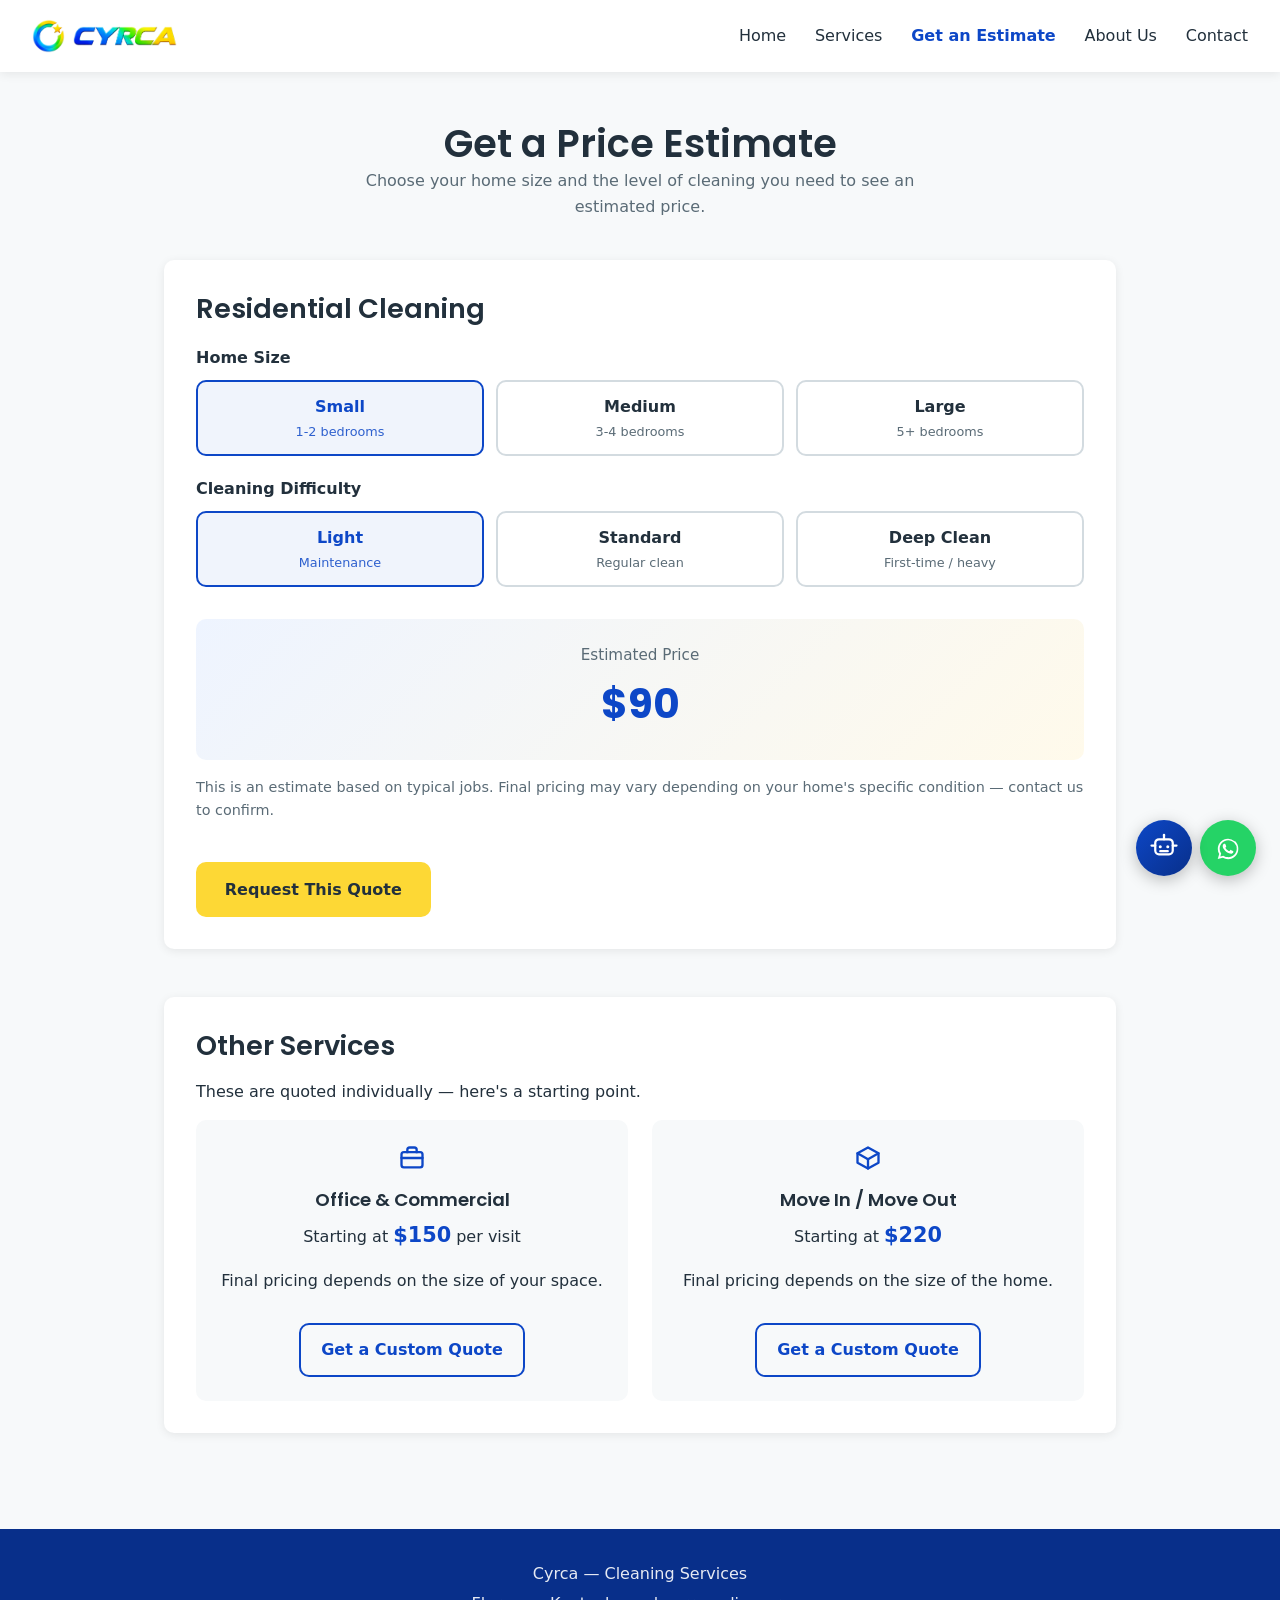
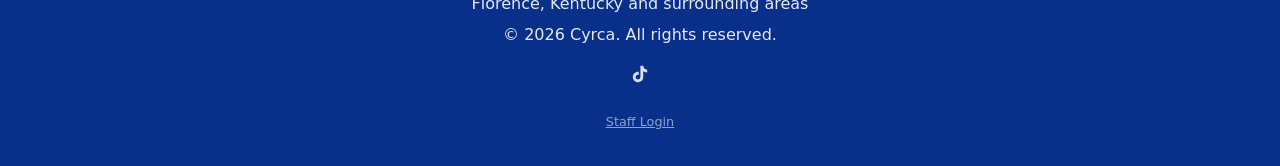
<file: calculadora.html>
<!DOCTYPE html>
<html lang="en">
<head>
  <meta charset="UTF-8">
  <meta name="viewport" content="width=device-width, initial-scale=1.0">
  <title>Price Estimate | Cyrca Cleaning Services</title>
  <meta name="description" content="Get an instant price estimate for house cleaning in Florence, Kentucky based on your home size and cleaning needs.">
  <link rel="preconnect" href="https://fonts.googleapis.com">
  <link rel="preconnect" href="https://fonts.gstatic.com" crossorigin>
  <link href="https://fonts.googleapis.com/css2?family=Poppins:wght@600;700&display=swap" rel="stylesheet">
  <link rel="icon" href="img/logo-icon.png" type="image/png">
  <link rel="stylesheet" href="css/style.css?v=26">
</head>
<body>

  <header>
    <a href="index.html" class="logo">
      <img src="img/logo-icon.png" alt="" class="logo-icon">
      <img src="img/logo-wordmark.png" alt="Cyrca" class="logo-wordmark">
    </a>
    <button class="nav-toggle" id="navToggle" aria-expanded="false" aria-controls="navMenu" aria-label="Toggle menu">
      <span></span><span></span><span></span>
    </button>
    <nav>
      <ul id="navMenu">
        <li><a href="index.html">Home</a></li>
        <li><a href="servicios.html">Services</a></li>
        <li><a href="calculadora.html">Get an Estimate</a></li>
        <li><a href="sobre-nosotros.html">About Us</a></li>
        <li><a href="contacto.html">Contact</a></li>
      </ul>
    </nav>
  </header>

  <main>
    <section class="page-header">
      <h1>Get a Price Estimate</h1>
      <p>Choose your home size and the level of cleaning you need to see an estimated price.</p>
    </section>

    <section class="calculator-box reveal">
      <h2>Residential Cleaning</h2>

      <p class="calc-label">Home Size</p>
      <div class="option-group">
        <input type="radio" id="size-small" name="size" value="small" checked>
        <label for="size-small">Small<span>1-2 bedrooms</span></label>

        <input type="radio" id="size-medium" name="size" value="medium">
        <label for="size-medium">Medium<span>3-4 bedrooms</span></label>

        <input type="radio" id="size-large" name="size" value="large">
        <label for="size-large">Large<span>5+ bedrooms</span></label>
      </div>

      <p class="calc-label">Cleaning Difficulty</p>
      <div class="option-group">
        <input type="radio" id="diff-light" name="difficulty" value="light" checked>
        <label for="diff-light">Light<span>Maintenance</span></label>

        <input type="radio" id="diff-standard" name="difficulty" value="standard">
        <label for="diff-standard">Standard<span>Regular clean</span></label>

        <input type="radio" id="diff-deep" name="difficulty" value="deep">
        <label for="diff-deep">Deep Clean<span>First-time / heavy</span></label>
      </div>

      <div class="price-result">
        <span class="price-label">Estimated Price</span>
        <span class="price-value" id="priceValue">$0</span>
      </div>

      <p class="note">This is an estimate based on typical jobs. Final pricing may vary depending on your home's specific condition — contact us to confirm.</p>

      <a href="contacto.html" class="button" id="requestQuoteBtn">Request This Quote</a>
    </section>

    <section class="other-estimates reveal">
      <h2>Other Services</h2>
      <p class="note">These are quoted individually — here's a starting point.</p>
      <div class="other-estimates-grid">
        <div class="estimate-card">
          <svg viewBox="0 0 24 24" width="28" height="28" fill="none" stroke="currentColor" stroke-width="2" stroke-linecap="round" stroke-linejoin="round" aria-hidden="true"><rect x="3" y="7" width="18" height="13" rx="2"/><path d="M8 7V5a2 2 0 0 1 2-2h4a2 2 0 0 1 2 2v2"/><path d="M3 12h18"/></svg>
          <h3>Office &amp; Commercial</h3>
          <p>Starting at <strong id="officePriceDisplay2">$150</strong> per visit</p>
          <p class="note">Final pricing depends on the size of your space.</p>
          <a href="contacto.html" class="button-outline-blue">Get a Custom Quote</a>
        </div>
        <div class="estimate-card">
          <svg viewBox="0 0 24 24" width="28" height="28" fill="none" stroke="currentColor" stroke-width="2" stroke-linecap="round" stroke-linejoin="round" aria-hidden="true"><path d="M21 8 12 3 3 8l9 5 9-5Z"/><path d="M3 8v8l9 5 9-5V8"/><path d="M12 13v8"/></svg>
          <h3>Move In / Move Out</h3>
          <p>Starting at <strong id="moveOutPriceDisplay2">$220</strong></p>
          <p class="note">Final pricing depends on the size of the home.</p>
          <a href="contacto.html" class="button-outline-blue">Get a Custom Quote</a>
        </div>
      </div>
    </section>
  </main>

  <a href="https://wa.me/19736410021" target="_blank" rel="noopener" class="whatsapp-float" aria-label="Message us on WhatsApp">
    <svg viewBox="0 0 24 24" width="28" height="28" fill="#ffffff" aria-hidden="true">
      <path d="M17.6 6.32A8.86 8.86 0 0 0 12.05 4C7.2 4 3.27 7.93 3.27 12.78c0 1.56.4 3.08 1.18 4.42L3.2 21.5l4.4-1.15a8.8 8.8 0 0 0 4.44 1.2h.01c4.85 0 8.78-3.93 8.78-8.78a8.7 8.7 0 0 0-2.63-6.45Zm-5.55 13.5h-.01a7.3 7.3 0 0 1-3.72-1.02l-.27-.16-2.61.68.7-2.55-.17-.26a7.28 7.28 0 0 1-1.12-3.9c0-4.03 3.28-7.31 7.32-7.31 1.95 0 3.79.76 5.17 2.14a7.26 7.26 0 0 1 2.14 5.18c0 4.04-3.29 7.32-7.33 7.32Zm4-5.48c-.22-.11-1.3-.64-1.5-.72-.2-.07-.35-.11-.5.11-.14.22-.57.72-.7.87-.13.15-.26.16-.48.06-.22-.11-.94-.35-1.79-1.11-.66-.59-1.1-1.31-1.24-1.53-.13-.22-.01-.34.1-.45.1-.1.22-.26.33-.4.11-.13.15-.22.22-.37.07-.15.04-.28-.02-.39-.07-.11-.5-1.2-.68-1.65-.18-.43-.36-.37-.5-.38h-.43c-.15 0-.39.06-.6.28-.2.22-.79.77-.79 1.87s.81 2.17.92 2.32c.11.15 1.6 2.44 3.87 3.42.54.23.96.37 1.29.48.54.17 1.03.15 1.42.09.43-.06 1.3-.53 1.49-1.04.18-.51.18-.94.13-1.03-.05-.1-.2-.15-.42-.26Z"/>
    </svg>
  </a>

  <button type="button" id="chatbotToggle" class="chatbot-toggle" aria-label="Chat with Cyrca's assistant">
    <svg viewBox="0 0 24 24" width="30" height="30" fill="none" stroke="#ffffff" stroke-width="1.8" stroke-linecap="round" stroke-linejoin="round" aria-hidden="true">
      <line x1="12" y1="2" x2="12" y2="5"/>
      <circle cx="12" cy="1.5" r="1" fill="#ffffff" stroke="none"/>
      <rect x="5" y="5" width="14" height="12" rx="3"/>
      <circle cx="9" cy="11" r="1.2" fill="#ffffff" stroke="none"/>
      <circle cx="15" cy="11" r="1.2" fill="#ffffff" stroke="none"/>
      <line x1="9" y1="14.5" x2="15" y2="14.5"/>
      <line x1="2" y1="10" x2="5" y2="10"/>
      <line x1="19" y1="10" x2="22" y2="10"/>
    </svg>
  </button>

  <div class="chatbot-panel hidden" id="chatbotPanel">
    <div class="chatbot-header">
      <span class="chatbot-header-title">Cyrca Assistant</span>
      <button type="button" id="chatbotClose" class="chatbot-close" aria-label="Close chat">&times;</button>
    </div>
    <div class="chatbot-messages" id="chatbotMessages">
      <div class="chatbot-message chatbot-message-bot">Hi! I'm the Cyrca assistant. Ask me about pricing, hours, or our services.</div>
    </div>
    <div class="chatbot-quick-replies" id="chatbotQuickReplies">
      <button type="button" class="chatbot-quick-btn" data-question="How much does it cost?">💲 Pricing</button>
      <button type="button" class="chatbot-quick-btn" data-question="What are your hours?">🕐 Hours</button>
      <button type="button" class="chatbot-quick-btn" data-question="What areas do you serve?">📍 Service Area</button>
      <button type="button" class="chatbot-quick-btn" data-question="How do I book a cleaning?">📅 Book Now</button>
    </div>
    <form class="chatbot-input-row" id="chatbotForm">
      <input type="text" id="chatbotInput" placeholder="Type your question..." autocomplete="off">
      <button type="submit" aria-label="Send">&#10148;</button>
    </form>
  </div>

  <footer>
    <p>Cyrca — Cleaning Services</p>
    <p>Florence, Kentucky and surrounding areas</p>
    <p>&copy; 2026 Cyrca. All rights reserved.</p>
    <div class="social-links">
      <a href="https://www.tiktok.com/@cyrcacleaningserv" target="_blank" rel="noopener" aria-label="TikTok" class="social-link">
        <svg viewBox="0 0 24 24" width="22" height="22" fill="currentColor" aria-hidden="true">
          <path d="M16.6 5.82s.51.5 0 0A4.278 4.278 0 0 1 15.54 3h-3.09v12.4a2.592 2.592 0 0 1-2.59 2.5c-1.42 0-2.6-1.16-2.6-2.6 0-1.72 1.66-3.01 3.37-2.48V9.66c-3.45-.46-6.47 2.22-6.47 5.64 0 3.33 2.76 5.7 5.69 5.7 3.14 0 5.69-2.55 5.69-5.7V9.01a7.35 7.35 0 0 0 4.3 1.38V7.3s-1.88.09-3.24-1.48z"/>
        </svg>
      </a>
    </div>
    <a href="portal/login.html" class="staff-login-link" target="_blank" rel="noopener">Staff Login</a>
  </footer>

  <script src="js/main.js?v=21"></script>
  <script src="js/pricing.js?v=20"></script>
  <script src="js/calculadora.js?v=20"></script>
  <script src="js/chatbot.js?v=5"></script>
</body>
</html>
</file>
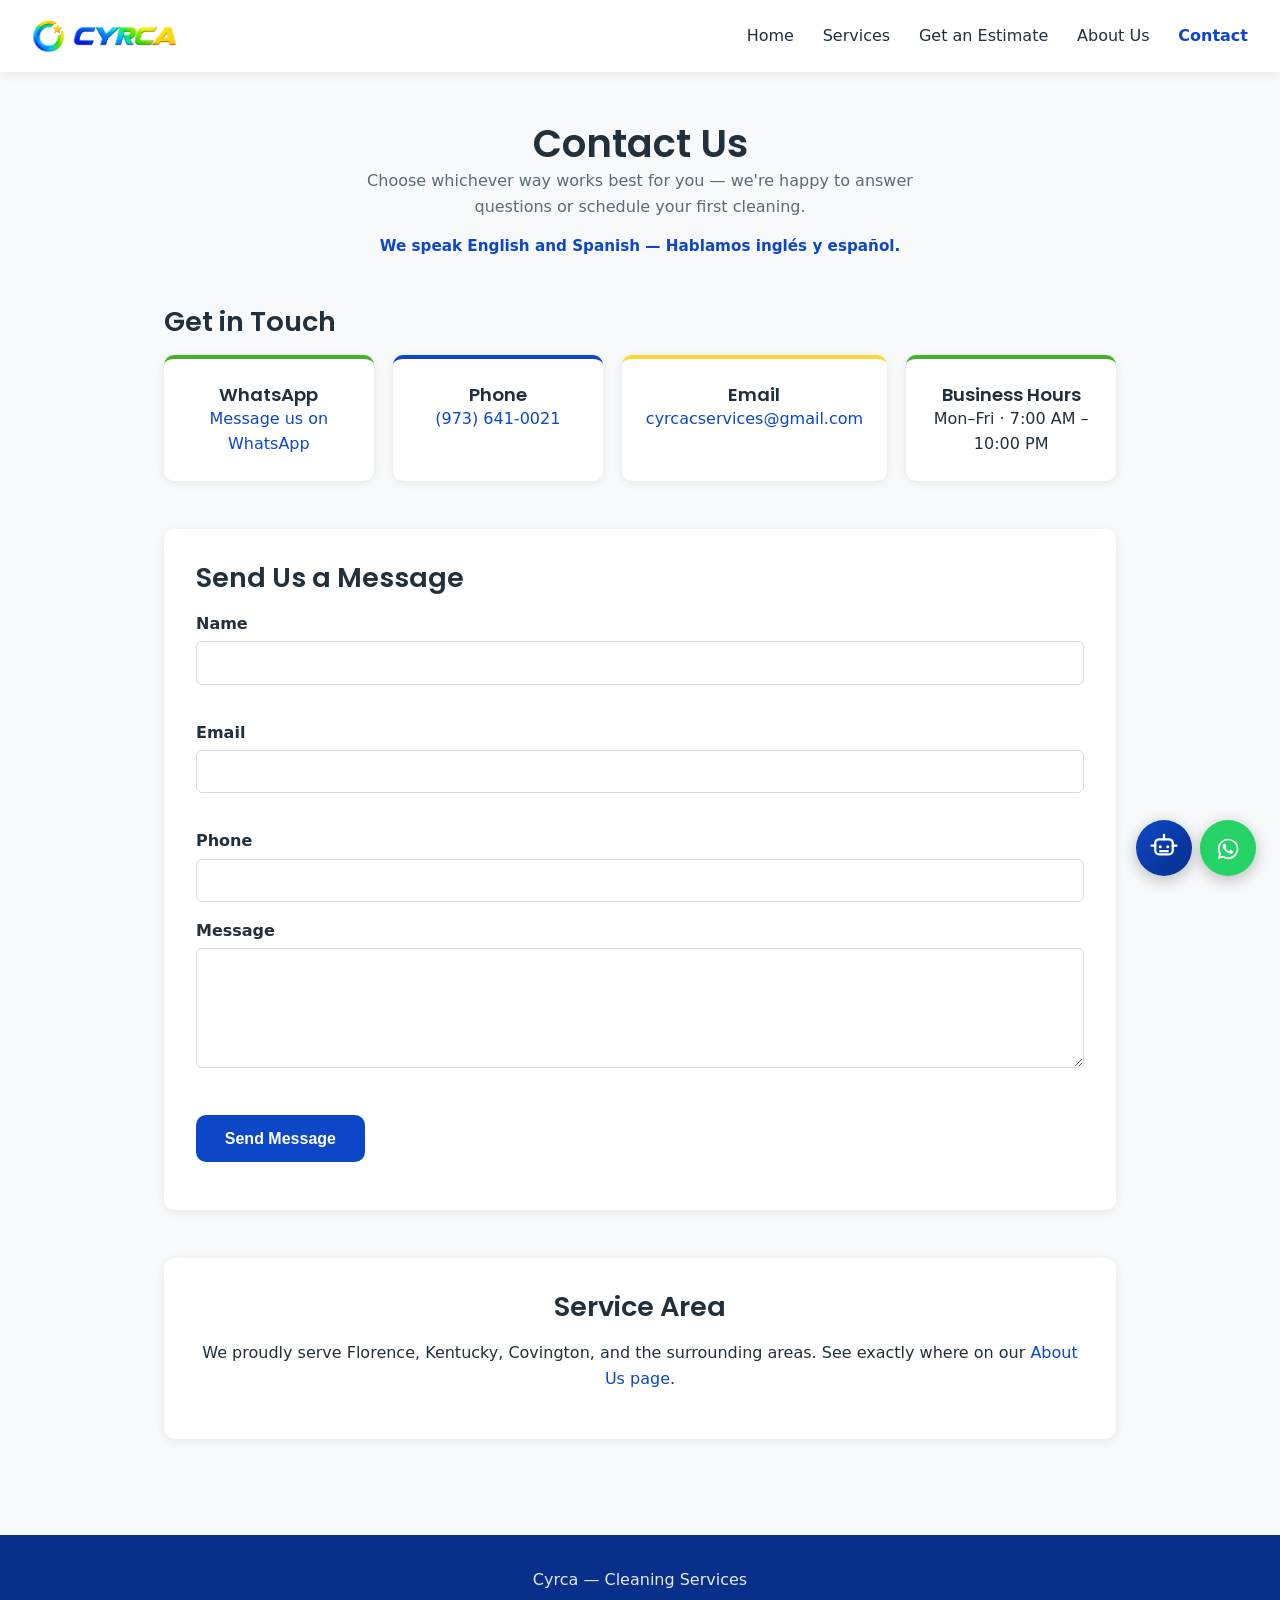
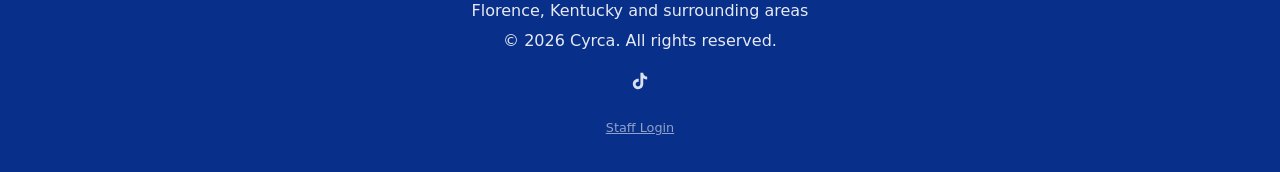
<file: contacto.html>
<!DOCTYPE html>
<html lang="en">
<head>
  <meta charset="UTF-8">
  <meta name="viewport" content="width=device-width, initial-scale=1.0">
  <title>Contact | Cyrca Cleaning Services</title>
  <meta name="description" content="Get in touch with Cyrca for a free cleaning quote in Florence, Kentucky. WhatsApp, phone, or contact form.">
  <link rel="preconnect" href="https://fonts.googleapis.com">
  <link rel="preconnect" href="https://fonts.gstatic.com" crossorigin>
  <link href="https://fonts.googleapis.com/css2?family=Poppins:wght@600;700&display=swap" rel="stylesheet">
  <link rel="icon" href="img/logo-icon.png" type="image/png">
  <link rel="stylesheet" href="css/style.css?v=26">
</head>
<body>

  <header>
    <a href="index.html" class="logo">
      <img src="img/logo-icon.png" alt="" class="logo-icon">
      <img src="img/logo-wordmark.png" alt="Cyrca" class="logo-wordmark">
    </a>
    <button class="nav-toggle" id="navToggle" aria-expanded="false" aria-controls="navMenu" aria-label="Toggle menu">
      <span></span><span></span><span></span>
    </button>
    <nav>
      <ul id="navMenu">
        <li><a href="index.html">Home</a></li>
        <li><a href="servicios.html">Services</a></li>
        <li><a href="calculadora.html">Get an Estimate</a></li>
        <li><a href="sobre-nosotros.html">About Us</a></li>
        <li><a href="contacto.html">Contact</a></li>
      </ul>
    </nav>
  </header>

  <main>
    <section class="page-header">
      <h1>Contact Us</h1>
      <p>Choose whichever way works best for you — we're happy to answer questions or schedule your first cleaning.</p>
      <p class="lang-note">We speak English and Spanish — Hablamos inglés y español.</p>
    </section>

    <section class="contact-options reveal">
      <h2>Get in Touch</h2>
      <ul>
        <li>
          <h3>WhatsApp</h3>
          <a href="https://wa.me/19736410021" target="_blank" rel="noopener">Message us on WhatsApp</a>
        </li>
        <li>
          <h3>Phone</h3>
          <a href="tel:+19736410021">(973) 641-0021</a>
        </li>
        <li>
          <h3>Email</h3>
          <a href="mailto:cyrcacservices@gmail.com">cyrcacservices@gmail.com</a>
        </li>
        <li>
          <h3>Business Hours</h3>
          <p>Mon–Fri · 7:00 AM – 10:00 PM</p>
        </li>
      </ul>
    </section>

    <section class="contact-form reveal">
      <h2>Send Us a Message</h2>
      <form novalidate action="https://formspree.io/f/xaewglna" method="POST">
        <label for="name">Name</label>
        <input type="text" id="name" name="name">
        <span class="field-error" id="name-error"></span>

        <label for="email">Email</label>
        <input type="email" id="email" name="email">
        <span class="field-error" id="email-error"></span>

        <label for="phone">Phone</label>
        <input type="tel" id="phone" name="phone">

        <label for="message">Message</label>
        <textarea id="message" name="message" rows="5"></textarea>
        <span class="field-error" id="message-error"></span>

        <button type="submit">Send Message</button>
      </form>
      <p class="form-feedback"></p>
    </section>

    <section class="service-area">
      <h2>Service Area</h2>
      <p>We proudly serve Florence, Kentucky, Covington, and the surrounding areas. See exactly where on our <a href="sobre-nosotros.html#where-we-work">About Us page</a>.</p>
    </section>
  </main>

  <a href="https://wa.me/19736410021" target="_blank" rel="noopener" class="whatsapp-float" aria-label="Message us on WhatsApp">
    <svg viewBox="0 0 24 24" width="28" height="28" fill="#ffffff" aria-hidden="true">
      <path d="M17.6 6.32A8.86 8.86 0 0 0 12.05 4C7.2 4 3.27 7.93 3.27 12.78c0 1.56.4 3.08 1.18 4.42L3.2 21.5l4.4-1.15a8.8 8.8 0 0 0 4.44 1.2h.01c4.85 0 8.78-3.93 8.78-8.78a8.7 8.7 0 0 0-2.63-6.45Zm-5.55 13.5h-.01a7.3 7.3 0 0 1-3.72-1.02l-.27-.16-2.61.68.7-2.55-.17-.26a7.28 7.28 0 0 1-1.12-3.9c0-4.03 3.28-7.31 7.32-7.31 1.95 0 3.79.76 5.17 2.14a7.26 7.26 0 0 1 2.14 5.18c0 4.04-3.29 7.32-7.33 7.32Zm4-5.48c-.22-.11-1.3-.64-1.5-.72-.2-.07-.35-.11-.5.11-.14.22-.57.72-.7.87-.13.15-.26.16-.48.06-.22-.11-.94-.35-1.79-1.11-.66-.59-1.1-1.31-1.24-1.53-.13-.22-.01-.34.1-.45.1-.1.22-.26.33-.4.11-.13.15-.22.22-.37.07-.15.04-.28-.02-.39-.07-.11-.5-1.2-.68-1.65-.18-.43-.36-.37-.5-.38h-.43c-.15 0-.39.06-.6.28-.2.22-.79.77-.79 1.87s.81 2.17.92 2.32c.11.15 1.6 2.44 3.87 3.42.54.23.96.37 1.29.48.54.17 1.03.15 1.42.09.43-.06 1.3-.53 1.49-1.04.18-.51.18-.94.13-1.03-.05-.1-.2-.15-.42-.26Z"/>
    </svg>
  </a>

  <button type="button" id="chatbotToggle" class="chatbot-toggle" aria-label="Chat with Cyrca's assistant">
    <svg viewBox="0 0 24 24" width="30" height="30" fill="none" stroke="#ffffff" stroke-width="1.8" stroke-linecap="round" stroke-linejoin="round" aria-hidden="true">
      <line x1="12" y1="2" x2="12" y2="5"/>
      <circle cx="12" cy="1.5" r="1" fill="#ffffff" stroke="none"/>
      <rect x="5" y="5" width="14" height="12" rx="3"/>
      <circle cx="9" cy="11" r="1.2" fill="#ffffff" stroke="none"/>
      <circle cx="15" cy="11" r="1.2" fill="#ffffff" stroke="none"/>
      <line x1="9" y1="14.5" x2="15" y2="14.5"/>
      <line x1="2" y1="10" x2="5" y2="10"/>
      <line x1="19" y1="10" x2="22" y2="10"/>
    </svg>
  </button>

  <div class="chatbot-panel hidden" id="chatbotPanel">
    <div class="chatbot-header">
      <span class="chatbot-header-title">Cyrca Assistant</span>
      <button type="button" id="chatbotClose" class="chatbot-close" aria-label="Close chat">&times;</button>
    </div>
    <div class="chatbot-messages" id="chatbotMessages">
      <div class="chatbot-message chatbot-message-bot">Hi! I'm the Cyrca assistant. Ask me about pricing, hours, or our services.</div>
    </div>
    <div class="chatbot-quick-replies" id="chatbotQuickReplies">
      <button type="button" class="chatbot-quick-btn" data-question="How much does it cost?">💲 Pricing</button>
      <button type="button" class="chatbot-quick-btn" data-question="What are your hours?">🕐 Hours</button>
      <button type="button" class="chatbot-quick-btn" data-question="What areas do you serve?">📍 Service Area</button>
      <button type="button" class="chatbot-quick-btn" data-question="How do I book a cleaning?">📅 Book Now</button>
    </div>
    <form class="chatbot-input-row" id="chatbotForm">
      <input type="text" id="chatbotInput" placeholder="Type your question..." autocomplete="off">
      <button type="submit" aria-label="Send">&#10148;</button>
    </form>
  </div>

  <footer>
    <p>Cyrca — Cleaning Services</p>
    <p>Florence, Kentucky and surrounding areas</p>
    <p>&copy; 2026 Cyrca. All rights reserved.</p>
    <div class="social-links">
      <a href="https://www.tiktok.com/@cyrcacleaningserv" target="_blank" rel="noopener" aria-label="TikTok" class="social-link">
        <svg viewBox="0 0 24 24" width="22" height="22" fill="currentColor" aria-hidden="true">
          <path d="M16.6 5.82s.51.5 0 0A4.278 4.278 0 0 1 15.54 3h-3.09v12.4a2.592 2.592 0 0 1-2.59 2.5c-1.42 0-2.6-1.16-2.6-2.6 0-1.72 1.66-3.01 3.37-2.48V9.66c-3.45-.46-6.47 2.22-6.47 5.64 0 3.33 2.76 5.7 5.69 5.7 3.14 0 5.69-2.55 5.69-5.7V9.01a7.35 7.35 0 0 0 4.3 1.38V7.3s-1.88.09-3.24-1.48z"/>
        </svg>
      </a>
    </div>
    <a href="portal/login.html" class="staff-login-link" target="_blank" rel="noopener">Staff Login</a>
  </footer>

  <script src="js/pricing.js?v=20"></script>
  <script src="js/main.js?v=21"></script>
  <script src="js/chatbot.js?v=5"></script>
</body>
</html>
</file>
<file: css/style.css>
/* ===== Variables de marca ===== */
:root {
  --color-blue: #0d47c7;
  --color-blue-dark: #082f8a;
  --color-green: #47ae2e;
  --color-green-dark: #338021;
  --color-yellow: #fdd835;
  --color-yellow-dark: #e0bd00;
  --color-white: #ffffff;
  --color-bg: #f7f9fa;
  --color-text: #22303c;
  --color-text-light: #5a6b76;
  --radius: 10px;
  --shadow: 0 2px 10px rgba(0, 0, 0, 0.08);
  --font-heading: "Poppins", system-ui, sans-serif;
  --font-body: system-ui, -apple-system, "Segoe UI", Roboto, sans-serif;
}

/* ===== Reset básico ===== */
* {
  box-sizing: border-box;
  margin: 0;
  padding: 0;
}

body {
  font-family: var(--font-body);
  color: var(--color-text);
  background-color: var(--color-bg);
  line-height: 1.6;
}

h1, h2, h3 {
  font-family: var(--font-heading);
  font-weight: 600;
  line-height: 1.25;
}

h1 { font-size: 2.4rem; }
h2 { font-size: 1.7rem; margin-bottom: 1rem; }
h3 { font-size: 1.15rem; }

p { margin-bottom: 1rem; }

a {
  color: var(--color-blue);
  text-decoration: none;
}

a:hover { text-decoration: underline; }

img { max-width: 100%; display: block; }

/* ===== Botones ===== */
.button {
  display: inline-block;
  background-color: var(--color-yellow);
  color: var(--color-text);
  font-weight: 600;
  padding: 0.9rem 1.8rem;
  border-radius: var(--radius);
  text-decoration: none;
  transition: background-color 0.2s ease, transform 0.2s ease;
}

.button:hover {
  background-color: var(--color-yellow-dark);
  text-decoration: none;
  transform: translateY(-2px);
}

/* ===== Header ===== */
header {
  display: flex;
  flex-wrap: wrap;
  align-items: center;
  justify-content: space-between;
  gap: 1rem;
  padding: 1.2rem 2rem;
  background-color: var(--color-white);
  box-shadow: var(--shadow);
  position: sticky;
  top: 0;
  z-index: 10;
}

.logo {
  display: flex;
  align-items: center;
  gap: 0.5rem;
}

.logo-icon {
  height: 34px;
  width: auto;
}

.logo-wordmark {
  height: 20px;
  width: auto;
}

nav ul {
  list-style: none;
  display: flex;
  flex-wrap: wrap;
  gap: 1.8rem;
}

nav a {
  color: var(--color-text);
  font-weight: 500;
}

nav a:hover {
  color: var(--color-blue);
  text-decoration: none;
}

nav a.active {
  color: var(--color-blue);
  font-weight: 700;
}

/* ===== Boton hamburguesa (oculto en escritorio) ===== */
.nav-toggle {
  display: none;
  flex-direction: column;
  gap: 5px;
  background: none;
  border: none;
  cursor: pointer;
  padding: 0.4rem;
}

.nav-toggle span {
  width: 26px;
  height: 3px;
  background-color: var(--color-blue);
  border-radius: 2px;
}

/* ===== Layout general de secciones ===== */
main {
  max-width: 1000px;
  margin: 0 auto;
  padding: 3rem 1.5rem;
}

section {
  margin-bottom: 3rem;
}

.page-header {
  text-align: center;
  margin-bottom: 2.5rem;
}

.page-header p {
  color: var(--color-text-light);
  max-width: 600px;
  margin: 0 auto;
}

.lang-note,
.page-header p.lang-note {
  display: inline-block;
  color: var(--color-blue);
  font-weight: 600;
  font-size: 0.95rem;
  background-color: var(--color-bg);
  padding: 0.4rem 0.9rem;
  border-radius: 999px;
  margin: 0.5rem auto 0;
  max-width: none;
}

.hero p.lang-note-hero {
  color: var(--color-white);
  background-color: rgba(255, 255, 255, 0.15);
  font-size: 0.9rem;
  max-width: none;
  opacity: 1;
}

/* ===== Hero (portada) ===== */
.hero {
  position: relative;
  background: linear-gradient(135deg, var(--color-blue), var(--color-blue-dark));
  color: var(--color-white);
  padding: 3rem;
  border-radius: var(--radius);
  display: flex;
  align-items: center;
  gap: 2.5rem;
  flex-wrap: wrap;
  overflow: hidden;
  isolation: isolate;
}

.hero::before,
.hero::after {
  content: "";
  position: absolute;
  border-radius: 50%;
  z-index: -1;
  pointer-events: none;
}

.hero::before {
  width: 340px;
  height: 340px;
  background: radial-gradient(circle, rgba(253, 216, 53, 0.35), transparent 70%);
  top: -120px;
  right: -80px;
}

.hero::after {
  width: 260px;
  height: 260px;
  background: radial-gradient(circle, rgba(71, 174, 46, 0.3), transparent 70%);
  bottom: -100px;
  left: -60px;
}

.hero-image {
  position: relative;
}

.hero-image::before {
  content: "";
  position: absolute;
  inset: -10px;
  border: 2px solid rgba(253, 216, 53, 0.5);
  border-radius: calc(var(--radius) + 6px);
  z-index: -1;
}

.hero-content {
  flex: 1 1 320px;
}

.hero-image {
  flex: 1 1 320px;
}

.hero-image img {
  width: 100%;
  height: auto;
  display: block;
  border-radius: var(--radius);
  box-shadow: 0 12px 30px rgba(0, 0, 0, 0.25);
}

.hero p {
  font-size: 1.1rem;
  margin-bottom: 1.5rem;
  opacity: 0.95;
}

.hero .accent {
  position: relative;
}

.hero .accent::after {
  content: "";
  position: absolute;
  left: 0;
  right: 0;
  bottom: -4px;
  height: 4px;
  border-radius: 2px;
  background-color: var(--color-yellow);
}

.hero-actions {
  display: flex;
  justify-content: flex-start;
  flex-wrap: wrap;
  gap: 1rem;
  margin-bottom: 1.5rem;
}

.button-outline {
  background-color: transparent;
  border: 2px solid var(--color-white);
  color: var(--color-white);
  padding: calc(0.9rem - 2px) calc(1.8rem - 2px);
}

.button-outline:hover {
  background-color: rgba(255, 255, 255, 0.15);
  color: var(--color-white);
}

.hero-trust {
  display: flex;
  justify-content: flex-start;
  flex-wrap: wrap;
  gap: 0.5rem 1.5rem;
  list-style: none;
  font-size: 0.9rem;
  opacity: 0.9;
}

.hero-trust li {
  display: flex;
  align-items: center;
  gap: 0.4rem;
}

.hero-trust svg {
  flex-shrink: 0;
}

/* ===== Tarjetas blancas de contenido ===== */
.pricing-box,
.service-area,
.story,
.values,
.contact-form,
.calculator-box,
.invoice-form,
.invoice-preview {
  background-color: var(--color-white);
  border-radius: var(--radius);
  box-shadow: var(--shadow);
  padding: 2rem;
}

.why-us,
.services-preview {
  text-align: center;
}

.why-us h2,
.services-preview h2 {
  text-align: center;
}

/* ===== Tarjetas de caracteristicas (Why Choose Us) ===== */
.feature-grid {
  display: grid;
  grid-template-columns: repeat(auto-fit, minmax(220px, 1fr));
  gap: 1.5rem;
  margin-top: 1.5rem;
  text-align: left;
}

.feature-card {
  background-color: var(--color-white);
  border-radius: var(--radius);
  box-shadow: var(--shadow);
  padding: 1.8rem 1.5rem;
  transition: transform 0.2s ease, box-shadow 0.2s ease;
}

.feature-card:hover {
  transform: translateY(-4px);
  box-shadow: 0 8px 24px rgba(0, 0, 0, 0.12);
}

.feature-icon {
  width: 52px;
  height: 52px;
  border-radius: 50%;
  display: flex;
  align-items: center;
  justify-content: center;
  color: var(--color-white);
  margin-bottom: 1rem;
}

.feature-card:nth-child(4n+1) .feature-icon { background-color: var(--color-blue); }
.feature-card:nth-child(4n+2) .feature-icon { background-color: var(--color-green); }
.feature-card:nth-child(4n+3) .feature-icon { background-color: var(--color-yellow-dark); }
.feature-card:nth-child(4n+4) .feature-icon { background-color: var(--color-blue-dark); }

.feature-card h3 {
  margin-bottom: 0.4rem;
}

.feature-card p {
  color: var(--color-text-light);
  margin-bottom: 0;
  font-size: 0.95rem;
}

/* ===== Como funciona (pasos numerados) ===== */
.process-steps {
  display: grid;
  grid-template-columns: repeat(auto-fit, minmax(200px, 1fr));
  gap: 2rem;
  margin-top: 1.5rem;
  text-align: center;
}

.process-step {
  position: relative;
}

.process-step-number {
  width: 48px;
  height: 48px;
  margin: 0 auto 1rem;
  border-radius: 50%;
  background: linear-gradient(135deg, var(--color-blue), var(--color-blue-dark));
  color: var(--color-white);
  font-family: var(--font-heading);
  font-weight: 700;
  font-size: 1.2rem;
  display: flex;
  align-items: center;
  justify-content: center;
  box-shadow: var(--shadow);
}

.process-step h3 {
  margin-bottom: 0.4rem;
}

.process-step p {
  color: var(--color-text-light);
  font-size: 0.95rem;
  margin-bottom: 0;
}

/* ===== Tarjetas de servicios (portada) ===== */
.service-preview-grid {
  display: grid;
  grid-template-columns: repeat(auto-fit, minmax(230px, 1fr));
  gap: 1.5rem;
  margin-top: 1.5rem;
  text-align: left;
}

.service-preview-card {
  background-color: var(--color-white);
  border-radius: var(--radius);
  box-shadow: var(--shadow);
  overflow: hidden;
  transition: transform 0.2s ease, box-shadow 0.2s ease;
}

.service-preview-card:hover {
  transform: translateY(-4px);
  box-shadow: 0 8px 24px rgba(0, 0, 0, 0.12);
}

.service-preview-card img {
  width: 100%;
  height: 150px;
  object-fit: cover;
}

.service-preview-card-content {
  padding: 1.3rem 1.4rem;
}

.service-preview-card h3 {
  margin-bottom: 0.4rem;
}

.service-preview-card p {
  color: var(--color-text-light);
  font-size: 0.92rem;
  margin-bottom: 0.8rem;
}

/* ===== Galeria de fotos ===== */
.gallery-grid {
  display: grid;
  grid-template-columns: repeat(3, 1fr);
  gap: 0.8rem;
  margin-top: 1.5rem;
}

.gallery-grid img {
  width: 100%;
  height: 160px;
  object-fit: cover;
  border-radius: var(--radius);
  box-shadow: var(--shadow);
  transition: transform 0.3s ease;
}

.gallery-grid a {
  display: block;
  overflow: hidden;
  border-radius: var(--radius);
}

.gallery-grid a:hover img {
  transform: scale(1.06);
}

.gallery-grid a:nth-child(1),
.gallery-grid a:nth-child(4) {
  grid-row: span 2;
}

.gallery-grid a:nth-child(1) img,
.gallery-grid a:nth-child(4) img {
  height: 100%;
  min-height: 336px;
}

/* ===== Fondos de seccion alternados ===== */
.section-tint {
  background-color: #eef4ff;
  border-radius: var(--radius);
  padding: 2.5rem 2rem;
}

.section-tint-yellow {
  background-color: #fffaeb;
  border-radius: var(--radius);
  padding: 2.5rem 2rem;
}

/* ===== Animacion al hacer scroll ===== */
.reveal {
  opacity: 0;
  transform: translateY(24px);
  transition: opacity 0.6s ease, transform 0.6s ease;
}

.reveal.reveal-visible {
  opacity: 1;
  transform: translateY(0);
}

@media (prefers-reduced-motion: reduce) {
  .reveal {
    opacity: 1;
    transform: none;
    transition: none;
  }
}

/* ===== Boton flotante de WhatsApp ===== */
.whatsapp-float {
  position: fixed;
  bottom: 1.5rem;
  right: 1.5rem;
  width: 56px;
  height: 56px;
  background-color: #25d366;
  border-radius: 50%;
  display: flex;
  align-items: center;
  justify-content: center;
  box-shadow: 0 4px 16px rgba(0, 0, 0, 0.25);
  z-index: 100;
  transition: transform 0.2s ease;
}

.whatsapp-float:hover {
  transform: scale(1.08);
}

/* ===== Chatbot ===== */
.chatbot-toggle {
  position: fixed;
  bottom: 1.5rem;
  right: 5.5rem;
  width: 56px;
  height: 56px;
  border-radius: 50%;
  background: linear-gradient(135deg, var(--color-blue), var(--color-blue-dark));
  border: none;
  display: flex;
  align-items: center;
  justify-content: center;
  box-shadow: 0 4px 16px rgba(0, 0, 0, 0.25);
  cursor: pointer;
  z-index: 100;
  transition: transform 0.2s ease;
}

.chatbot-toggle:hover {
  transform: scale(1.08);
}

.chatbot-toggle.hidden {
  display: none;
}

.chatbot-panel {
  position: fixed;
  bottom: 1.5rem;
  right: 5.5rem;
  width: 320px;
  max-width: calc(100vw - 2rem);
  height: 420px;
  max-height: calc(100vh - 6rem);
  background-color: var(--color-white);
  border-radius: var(--radius);
  box-shadow: 0 10px 34px rgba(0, 0, 0, 0.28);
  display: flex;
  flex-direction: column;
  overflow: hidden;
  z-index: 101;
}

.chatbot-panel.hidden {
  display: none;
}

.chatbot-header {
  background: linear-gradient(135deg, var(--color-blue), var(--color-blue-dark));
  color: var(--color-white);
  padding: 0.9rem 1rem;
  display: flex;
  align-items: center;
  justify-content: space-between;
  flex-shrink: 0;
}

.chatbot-header-title {
  font-family: var(--font-heading);
  font-weight: 600;
}

.chatbot-close {
  background: none;
  border: none;
  color: var(--color-white);
  font-size: 1.4rem;
  line-height: 1;
  cursor: pointer;
  padding: 0.2rem;
}

.chatbot-messages {
  flex: 1;
  overflow-y: auto;
  padding: 1rem;
  display: flex;
  flex-direction: column;
  gap: 0.6rem;
  background-color: var(--color-bg);
}

.chatbot-message {
  max-width: 85%;
  padding: 0.6rem 0.9rem;
  border-radius: 12px;
  font-size: 0.9rem;
  line-height: 1.4;
}

.chatbot-message-bot {
  background-color: var(--color-white);
  box-shadow: var(--shadow);
  align-self: flex-start;
  border-bottom-left-radius: 4px;
}

.chatbot-typing {
  display: flex;
  align-items: center;
  gap: 4px;
  padding: 0.7rem 0.9rem;
}

.chatbot-typing span {
  width: 6px;
  height: 6px;
  border-radius: 50%;
  background-color: var(--color-text-light);
  opacity: 0.5;
  animation: chatbot-typing-bounce 1.2s infinite ease-in-out;
}

.chatbot-typing span:nth-child(2) {
  animation-delay: 0.15s;
}

.chatbot-typing span:nth-child(3) {
  animation-delay: 0.3s;
}

@keyframes chatbot-typing-bounce {
  0%, 60%, 100% {
    transform: translateY(0);
    opacity: 0.5;
  }
  30% {
    transform: translateY(-4px);
    opacity: 1;
  }
}

.chatbot-message-user {
  background-color: var(--color-blue);
  color: var(--color-white);
  align-self: flex-end;
  border-bottom-right-radius: 4px;
}

.chatbot-quick-replies {
  display: flex;
  flex-wrap: wrap;
  gap: 0.35rem;
  padding: 0.6rem 0.7rem 0;
  flex-shrink: 0;
}

.chatbot-quick-btn {
  background-color: var(--color-white);
  border: 1px solid var(--color-blue);
  color: var(--color-blue);
  font-size: 0.72rem;
  font-weight: 600;
  padding: 0.32rem 0.55rem;
  border-radius: 999px;
  cursor: pointer;
  white-space: nowrap;
  transition: background-color 0.2s ease, color 0.2s ease;
}

.chatbot-quick-btn:hover {
  background-color: var(--color-blue);
  color: var(--color-white);
}

.chatbot-input-row {
  display: flex;
  gap: 0.5rem;
  padding: 0.7rem;
  border-top: 1px solid var(--color-bg);
  flex-shrink: 0;
}

.chatbot-input-row input {
  flex: 1;
  padding: 0.6rem 0.8rem;
  border: 1px solid #d3dbe0;
  border-radius: 999px;
  font-family: var(--font-body);
  font-size: 0.9rem;
}

.chatbot-input-row input:focus {
  outline: none;
  border-color: var(--color-blue);
}

.chatbot-input-row button {
  width: 38px;
  height: 38px;
  flex-shrink: 0;
  border-radius: 50%;
  background-color: var(--color-blue);
  color: var(--color-white);
  border: none;
  cursor: pointer;
  font-size: 1rem;
}

@media (max-width: 600px) {
  .chatbot-toggle {
    bottom: 1rem;
    right: 4.8rem;
    width: 50px;
    height: 50px;
  }

  .chatbot-panel {
    right: 1rem;
    left: 1rem;
    bottom: 1rem;
    width: auto;
    height: min(420px, 70vh);
  }
}

/* Tarjetas de servicio con foto arriba */
.service-details {
  background-color: var(--color-white);
  border-radius: var(--radius);
  box-shadow: var(--shadow);
  overflow: hidden;
}

.service-details img {
  width: 100%;
  height: 220px;
  object-fit: cover;
  display: block;
}

.service-details-content {
  padding: 2rem;
}

.hidden {
  display: none;
}

.services-preview,
.pricing-box,
.service-area {
  text-align: center;
}

/* ===== Listas con check verde ===== */
.checklist {
  list-style: none;
}

.checklist li {
  padding-left: 1.7rem;
  position: relative;
  margin-bottom: 0.6rem;
}

.starting-price {
  margin-top: 1rem;
  padding-top: 1rem;
  border-top: 1px solid var(--color-bg);
  color: var(--color-text-light);
}

.starting-price strong {
  color: var(--color-blue);
  font-size: 1.15rem;
}

.checklist li::before {
  content: "✓";
  color: var(--color-green);
  font-weight: 700;
  position: absolute;
  left: 0;
}

/* ===== Sección de valores (about) ===== */
.values ul {
  list-style: none;
  display: grid;
  gap: 1.2rem;
}

.values li strong {
  color: var(--color-blue);
}

/* ===== Historia con foto al costado (about) ===== */
.story-split {
  display: flex;
  align-items: center;
  gap: 2.5rem;
  flex-wrap: wrap;
}

.story-split-text {
  flex: 1 1 320px;
}

.story-split-image {
  flex: 1 1 280px;
}

.story-split-image img {
  width: 100%;
  height: auto;
  border-radius: var(--radius);
  box-shadow: var(--shadow);
}

/* ===== CTA (llamada a la acción) ===== */
.cta {
  background-color: var(--color-green);
  color: var(--color-white);
  text-align: center;
  padding: 2.5rem 2rem;
  border-radius: var(--radius);
}

.cta .button {
  margin-top: 0.5rem;
}

/* ===== Opciones de contacto ===== */
.contact-options ul {
  list-style: none;
  display: flex;
  flex-wrap: wrap;
  gap: 1.2rem;
}

.contact-options li {
  flex: 1 1 200px;
  background-color: var(--color-white);
  border-radius: var(--radius);
  box-shadow: var(--shadow);
  padding: 1.5rem;
  text-align: center;
  border-top: 4px solid var(--color-blue);
}

.contact-options li:nth-child(1) { border-top-color: var(--color-green); }
.contact-options li:nth-child(2) { border-top-color: var(--color-blue); }
.contact-options li:nth-child(3) { border-top-color: var(--color-yellow); }
.contact-options li:nth-child(4) { border-top-color: var(--color-green); }

.contact-options li p {
  margin-bottom: 0;
}

/* ===== Mapa de zona de servicio ===== */
.map-embed {
  position: relative;
  width: 100%;
  padding-top: 50%;
  margin-top: 1.5rem;
  border-radius: var(--radius);
  overflow: hidden;
  box-shadow: var(--shadow);
}

.map-embed iframe {
  position: absolute;
  top: 0;
  left: 0;
  width: 100%;
  height: 100%;
  border: 0;
}

/* ===== Formulario de contacto ===== */
.contact-form label {
  display: block;
  font-weight: 600;
  margin-top: 1rem;
  margin-bottom: 0.3rem;
}

.contact-form input,
.contact-form textarea {
  width: 100%;
  padding: 0.7rem;
  border: 1px solid #d3dbe0;
  border-radius: 6px;
  font-family: var(--font-body);
  font-size: 1rem;
}

.contact-form input:focus,
.contact-form textarea:focus {
  outline: none;
  border-color: var(--color-blue);
}

.contact-form button {
  margin-top: 1.3rem;
  background-color: var(--color-blue);
  color: var(--color-white);
  border: none;
  font-weight: 600;
  font-size: 1rem;
  padding: 0.9rem 1.8rem;
  border-radius: var(--radius);
  cursor: pointer;
  transition: background-color 0.2s ease;
}

.contact-form button:hover {
  background-color: var(--color-blue-dark);
}

.contact-form .note {
  color: var(--color-text-light);
  font-size: 0.9rem;
  margin-top: 0.8rem;
}

.field-error {
  display: block;
  color: #c0392b;
  font-size: 0.85rem;
  margin-top: 0.25rem;
  min-height: 1.1em;
}

.contact-form input.invalid,
.contact-form textarea.invalid {
  border-color: #c0392b;
}

.form-feedback {
  margin-top: 1rem;
  font-weight: 600;
}

.form-feedback.success {
  color: var(--color-green-dark);
}

/* ===== Calculadora de precios ===== */
.calculator-box h2 {
  margin-bottom: 0.5rem;
}

.calculator-box .calc-label {
  display: block;
  font-weight: 600;
  margin-top: 1.2rem;
  margin-bottom: 0.6rem;
}

/* Selector tipo "pastilla" (radio buttons disfrazados de botones) */
.option-group {
  display: flex;
  gap: 0.75rem;
  flex-wrap: wrap;
}

.option-group input[type="radio"] {
  position: absolute;
  opacity: 0;
  width: 0;
  height: 0;
}

.option-group label {
  flex: 1 1 120px;
  text-align: center;
  padding: 0.75rem 0.5rem;
  border: 2px solid #d3dbe0;
  border-radius: 10px;
  cursor: pointer;
  font-weight: 600;
  color: var(--color-text);
  transition: border-color 0.15s ease, background-color 0.15s ease, color 0.15s ease;
}

.option-group label span {
  display: block;
  font-weight: 400;
  font-size: 0.8rem;
  color: var(--color-text-light);
  margin-top: 0.15rem;
}

.option-group input[type="radio"]:checked + label {
  border-color: var(--color-blue);
  background-color: rgba(13, 71, 199, 0.06);
  color: var(--color-blue);
}

.option-group input[type="radio"]:checked + label span {
  color: var(--color-blue);
  opacity: 0.85;
}

.option-group input[type="radio"]:focus-visible + label {
  outline: 2px solid var(--color-blue);
  outline-offset: 2px;
}

.option-group label:hover {
  border-color: var(--color-blue);
}

.price-result {
  margin-top: 2rem;
  padding: 1.5rem;
  background: linear-gradient(135deg, #eef4ff, #fffaeb);
  border-radius: var(--radius);
  text-align: center;
}

.price-label {
  display: block;
  color: var(--color-text-light);
  font-size: 0.95rem;
  margin-bottom: 0.3rem;
}

.price-value {
  font-family: var(--font-heading);
  font-size: 2.5rem;
  font-weight: 700;
  color: var(--color-blue);
}

.calculator-box .note {
  color: var(--color-text-light);
  font-size: 0.9rem;
  margin-top: 1rem;
}

.calculator-box .button {
  margin-top: 1.5rem;
}

/* ===== Otros servicios (pagina de estimado) ===== */
.other-estimates {
  background-color: var(--color-white);
  border-radius: var(--radius);
  box-shadow: var(--shadow);
  padding: 2rem;
}

.other-estimates-grid {
  display: grid;
  grid-template-columns: repeat(auto-fit, minmax(220px, 1fr));
  gap: 1.5rem;
  margin-top: 1rem;
}

.estimate-card {
  background-color: var(--color-bg);
  border-radius: var(--radius);
  padding: 1.5rem;
  text-align: center;
}

.estimate-card svg {
  color: var(--color-blue);
  margin-bottom: 0.5rem;
}

.estimate-card h3 {
  margin-bottom: 0.5rem;
}

.estimate-card strong {
  color: var(--color-blue);
  font-size: 1.3rem;
}

.button-outline-blue {
  display: inline-block;
  background-color: transparent;
  border: 2px solid var(--color-blue);
  color: var(--color-blue);
  font-weight: 600;
  padding: calc(0.9rem - 2px) calc(1.4rem - 2px);
  border-radius: var(--radius);
  text-decoration: none;
  margin-top: 0.8rem;
  transition: background-color 0.2s ease;
}

.button-outline-blue:hover {
  background-color: rgba(13, 71, 199, 0.08);
  text-decoration: none;
}

/* ===== Formulario de factura ===== */
.invoice-form label {
  display: block;
  font-weight: 600;
  margin-top: 1rem;
  margin-bottom: 0.3rem;
}

.invoice-form input,
.invoice-form select,
.invoice-form textarea {
  width: 100%;
  padding: 0.7rem;
  border: 1px solid #d3dbe0;
  border-radius: 6px;
  font-family: var(--font-body);
  font-size: 1rem;
  background-color: var(--color-white);
}

.invoice-form input.invalid,
.invoice-form select.invalid {
  border-color: #c0392b;
}

.invoice-form .button {
  margin-top: 1.5rem;
}

/* ===== Vista previa de la factura ===== */
.invoice-preview {
  margin-top: 2rem;
}

.invoice-header {
  display: flex;
  flex-wrap: wrap;
  justify-content: space-between;
  gap: 1.5rem;
  padding-bottom: 1.5rem;
  margin-bottom: 1.5rem;
  border-bottom: 2px solid var(--color-bg);
}

.invoice-meta {
  text-align: right;
}

.invoice-bill-to {
  margin-bottom: 1.5rem;
}

.invoice-table {
  width: 100%;
  border-collapse: collapse;
  margin-bottom: 1.5rem;
}

.invoice-table th,
.invoice-table td {
  text-align: left;
  padding: 0.8rem 0;
  border-bottom: 1px solid var(--color-bg);
}

.invoice-table th:last-child,
.invoice-table td:last-child {
  text-align: right;
}

.invoice-table .invoice-total td {
  font-weight: 700;
  font-size: 1.2rem;
  color: var(--color-blue);
  border-bottom: none;
}

.invoice-notes {
  color: var(--color-text-light);
  font-size: 0.95rem;
}

.invoice-thanks {
  font-weight: 600;
  margin-top: 1rem;
}

/* ===== Estilos solo para cuando se imprime ===== */
@media print {
  .no-print {
    display: none !important;
  }

  body {
    background-color: var(--color-white);
  }

  .invoice-preview {
    box-shadow: none;
    padding: 0;
  }
}

/* ===== Footer ===== */
footer {
  background-color: var(--color-blue-dark);
  color: var(--color-white);
  text-align: center;
  padding: 2rem 1.5rem;
}

footer p {
  margin-bottom: 0.3rem;
  opacity: 0.9;
}

.social-links {
  display: flex;
  justify-content: center;
  gap: 1rem;
  margin-top: 1rem;
}

.social-link {
  color: var(--color-white);
  opacity: 0.85;
  transition: opacity 0.2s ease, color 0.2s ease;
}

.social-link:hover {
  opacity: 1;
  color: var(--color-yellow);
  text-decoration: none;
}

.staff-login-link {
  display: inline-block;
  margin-top: 1.2rem;
  color: var(--color-white);
  opacity: 0.55;
  font-size: 0.8rem;
  text-decoration: underline;
}

.staff-login-link:hover {
  opacity: 0.9;
}

/* ===== Responsive: pantallas chicas ===== */
@media (max-width: 768px) {
  .nav-toggle {
    display: flex;
  }

  nav {
    width: 100%;
  }

  nav ul {
    display: none;
    flex-direction: column;
    gap: 0;
    margin-top: 1rem;
  }

  nav ul.nav-open {
    display: flex;
  }

  nav ul li {
    padding: 0.6rem 0;
    border-top: 1px solid #e5e9eb;
  }

  h1 { font-size: 1.9rem; }

  main {
    padding: 2rem 1.2rem;
  }

  .hero {
    padding: 3rem 1.5rem;
  }

  .gallery-grid {
    grid-template-columns: repeat(2, 1fr);
  }

  .gallery-grid a:nth-child(1) img,
  .gallery-grid a:nth-child(4) img {
    min-height: 220px;
  }

  .whatsapp-float {
    bottom: 1rem;
    right: 1rem;
    width: 50px;
    height: 50px;
  }

  .section-tint,
  .section-tint-yellow {
    padding: 2rem 1.3rem;
  }
}
</file>
